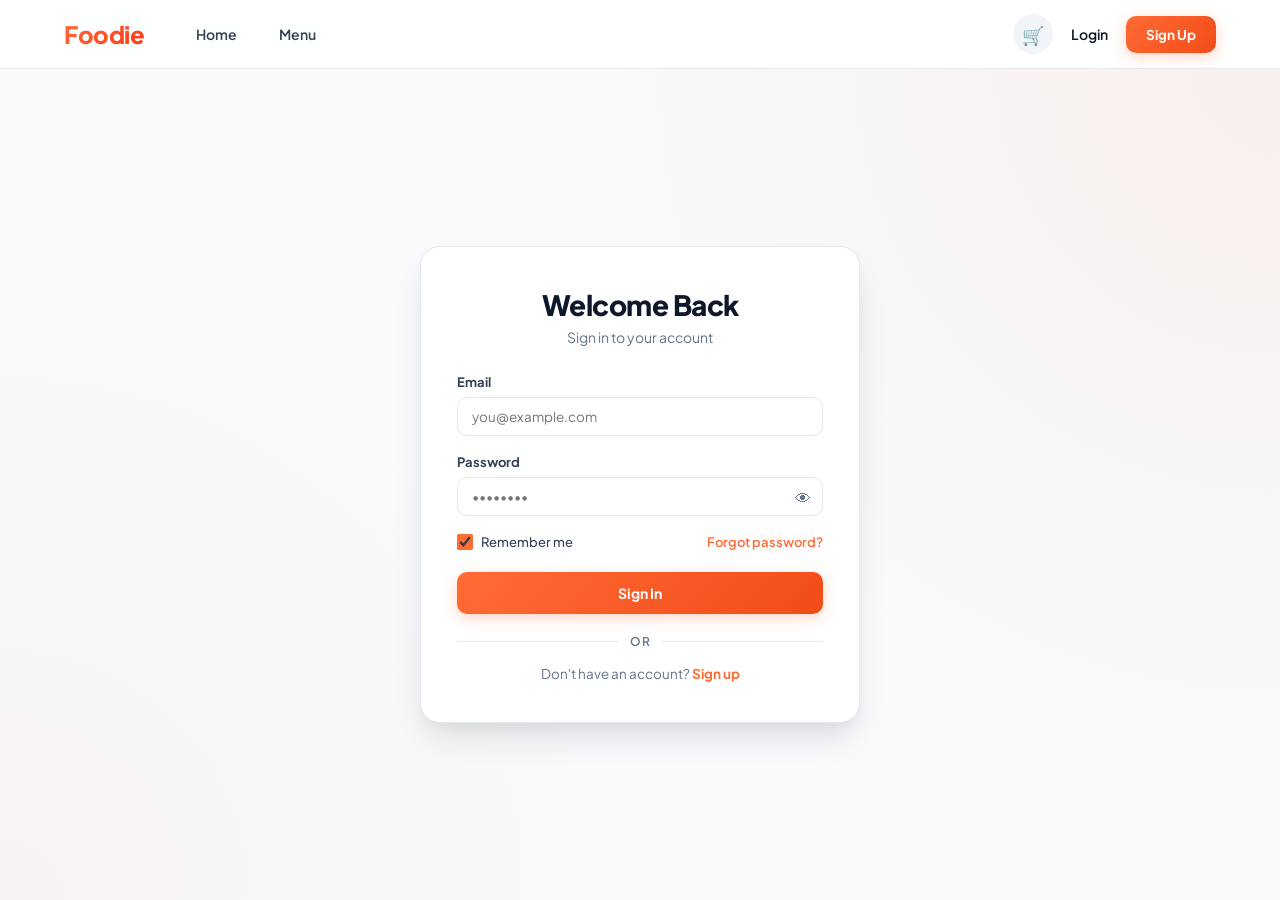
<file: cart.html>
<!DOCTYPE html>
<html lang="en">
<head>
  <meta charset="UTF-8" />
  <meta name="viewport" content="width=device-width, initial-scale=1.0" />
  <title>Foodie - Cart & Profile</title>
  <link rel="stylesheet" href="style.css" />
</head>
<body>
  <header class="navbar">
    <div class="nav-left">
      <a href="index.html" class="logo">Foodie</a>
      <nav class="nav-links">
        <a href="index.html">Home</a>
        <a href="menu.html">Menu</a>
      </nav>
    </div>
    <div class="nav-right" id="nav-auth-area">
      <button class="cart-btn" onclick="handleCartClick()">🛒 <span id="cart-badge" class="cart-badge" style="display:none;">0</span></button>
      <a href="login.html" id="nav-login-link">Login</a>
      <a href="register.html" class="btn-orange" id="nav-signup-link">Sign Up</a>
    </div>
  </header>

  <main class="section-container">
    <div class="cart-profile-grid">
      <section class="cart-box">
        <h2>Your Shopping Cart</h2>
        <div id="cart-items-container"></div>
        <div class="cart-summary" id="cart-summary-box">
          <div class="cart-total-row">
            <span>Total:</span>
            <strong id="cart-total-price">$0.00</strong>
          </div>
          <button class="btn-orange full-btn" onclick="checkoutCart()">Checkout Order</button>
        </div>
      </section>

      <section class="profile-box">
        <h2>User Profile</h2>
        <form id="profile-form">
          <div class="name-grid">
            <div class="form-group">
              <label>First Name</label>
              <input type="text" id="prof-firstname" />
            </div>
            <div class="form-group">
              <label>Last Name</label>
              <input type="text" id="prof-lastname" />
            </div>
          </div>
          <div class="form-group">
            <label>Email</label>
            <input type="email" id="prof-email" />
          </div>
          <div class="form-group">
            <label>Address</label>
            <input type="text" id="prof-address" placeholder="123 Delivery Street" />
          </div>
          <div class="form-group">
            <label>Age</label>
            <input type="number" id="prof-age" placeholder="22" />
          </div>
          <button type="submit" class="btn-orange full-btn">Save Profile</button>
        </form>

        <hr style="margin: 24px 0; border: none; border-top: 1px solid #eee;" />

        <h3>Change Password</h3>
        <form id="change-pass-form" style="margin-top: 12px;">
          <div class="form-group">
            <label>Old Password</label>
            <input type="password" id="old-password" required />
          </div>
          <div class="form-group">
            <label>New Password</label>
            <input type="password" id="new-password" required />
          </div>
          <button type="submit" class="btn-clear" style="margin-bottom: 12px;">Update Password</button>
        </form>

        <div style="display:flex; gap:10px;">
          <button type="button" class="btn-clear" onclick="logoutUser()">Log Out</button>
          <button type="button" class="btn-clear" style="color:#d93025; border-color:#f5c2c0;" onclick="deleteUserAccount()">Delete Account</button>
        </div>
      </section>
    </div>
  </main>

  <footer class="footer">
    <div class="footer-grid">
      <div class="footer-col">
        <h4 class="logo" style="font-size:16px;">Foodie</h4>
        <p>Delicious food delivered to your door</p>
      </div>
      <div class="footer-col">
        <h4>Contact</h4>
        <p>123 Food Street</p>
        <p>City, State 12345</p>
        <p>Phone: (555) 123-4567</p>
        <p>Mon-Sun: 10AM - 10PM</p>
      </div>
      <div class="footer-col">
        <h4>Quick Links</h4>
        <a href="menu.html">Menu</a>
        <a href="#">About</a>
        <a href="#">Contact</a>
        <a href="#">Terms of Service</a>
        <a href="#">Privacy Policy</a>
      </div>
      <div class="footer-col">
        <h4>Newsletter</h4>
        <p>Subscribe to get special offers</p>
        <div class="newsletter-box">
          <input type="email" placeholder="Your email" />
          <button class="btn-orange">Subscribe</button>
        </div>
      </div>
    </div>
    <div class="copyright">
      <strong>Created by:</strong> <a href="https://stepacademy.ge" target="_blank">IT Academy STEP Georgia</a>
    </div>
  </footer>

  <script src="api.js"></script>
  <script src="cart.js"></script>
</body>
</html>
</file>
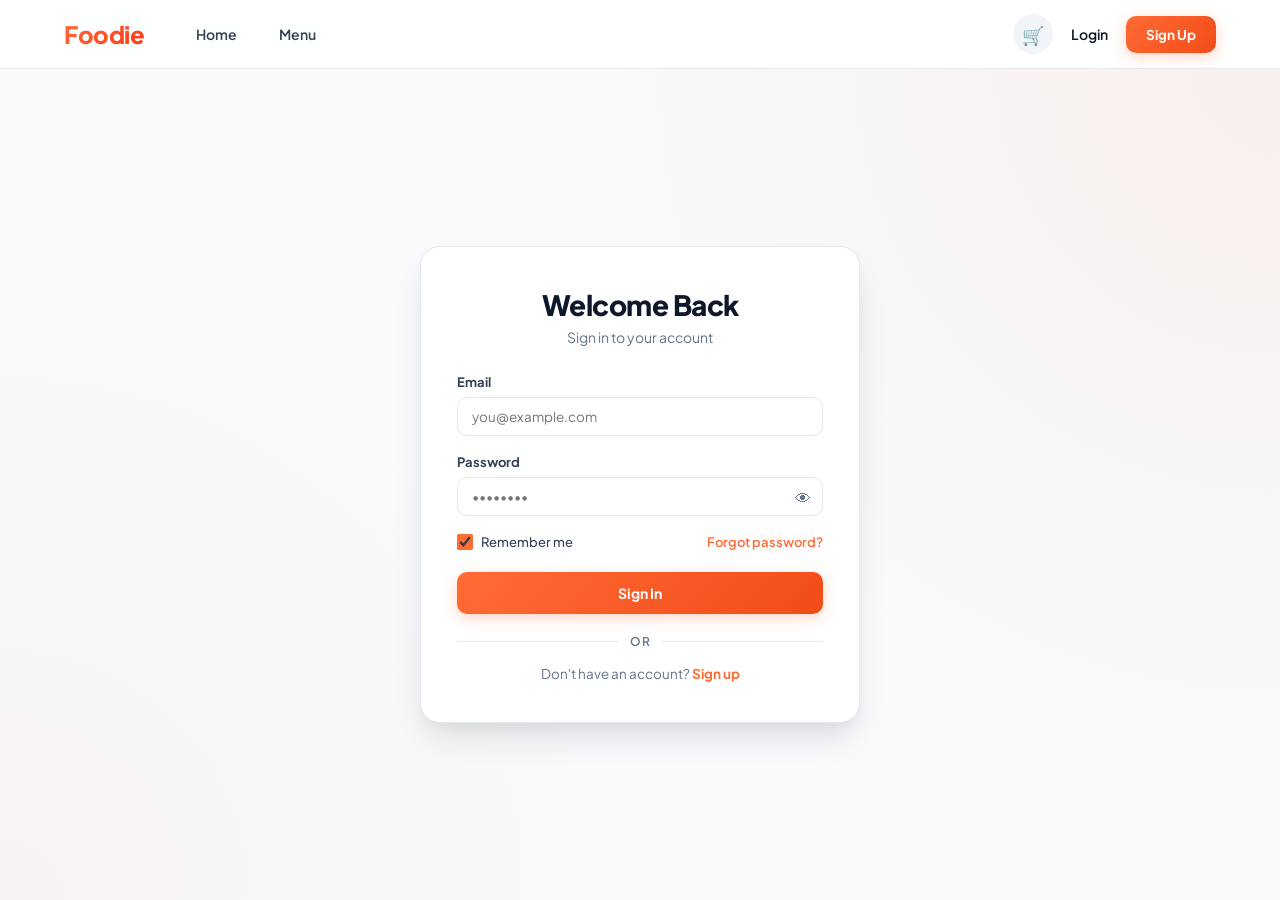
<file: login.html>
<!DOCTYPE html>
<html lang="en">
<head>
  <meta charset="UTF-8" />
  <meta name="viewport" content="width=device-width, initial-scale=1.0" />
  <title>Foodie - Sign In</title>
  <link rel="stylesheet" href="style.css" />
</head>
<body>
  <header class="navbar">
    <div class="nav-left">
      <a href="index.html" class="logo">Foodie</a>
      <nav class="nav-links">
        <a href="index.html">Home</a>
        <a href="menu.html">Menu</a>
      </nav>
    </div>
    <div class="nav-right" id="nav-auth-area">
      <button class="cart-btn" onclick="handleCartClick()">🛒 <span id="cart-badge" class="cart-badge" style="display:none;">0</span></button>
      <a href="login.html" id="nav-login-link">Login</a>
      <a href="register.html" class="btn-orange" id="nav-signup-link">Sign Up</a>
    </div>
  </header>

  <div class="auth-container">
    <div class="auth-card">
      <h2>Welcome Back</h2>
      <p class="subtitle">Sign in to your account</p>

      <form id="login-form">
        <div class="form-group">
          <label>Email</label>
          <input type="email" id="login-email" placeholder="you@example.com" required />
        </div>

        <div class="form-group">
          <label>Password</label>
          <div class="pass-wrapper">
            <input type="password" id="login-password" placeholder="••••••••" required />
            <button type="button" class="eye-btn" onclick="togglePasswordVisibility('login-password')">👁</button>
          </div>
        </div>

        <div class="auth-options">
          <label class="remember-label"><input type="checkbox" id="remember-me" checked /> Remember me</label>
          <a href="#" onclick="openForgotModal(event)">Forgot password?</a>
        </div>

        <button type="submit" class="btn-orange full-btn">Sign In</button>
      </form>

      <div class="auth-divider"><span>or</span></div>

      <div class="auth-footer">
        Don't have an account? <a href="register.html">Sign up</a>
      </div>
    </div>
  </div>

  <div class="modal-overlay" id="forgot-modal" style="display:none;">
    <div class="modal-box">
      <h3>Reset Password</h3>
      <p>Enter your email to receive a reset token, then set a new password.</p>
      <div class="form-group">
        <label>Email</label>
        <input type="email" id="reset-email" placeholder="you@example.com" />
      </div>
      <button type="button" class="btn-clear" style="margin-bottom:12px;" onclick="sendForgotCode()">Send Code to Email</button>
      <div class="form-group">
        <label>Reset Token / Code</label>
        <input type="text" id="reset-token" placeholder="Code from email" />
      </div>
      <div class="form-group">
        <label>New Password</label>
        <input type="password" id="reset-new-password" placeholder="••••••••" />
      </div>
      <div style="display:flex; gap:10px;">
        <button type="button" class="btn-orange full-btn" onclick="submitPasswordReset()">Reset Password</button>
        <button type="button" class="btn-clear" onclick="closeForgotModal()">Cancel</button>
      </div>
    </div>
  </div>

  <script src="api.js"></script>
  <script src="auth.js"></script>
</body>
</html>
</file>
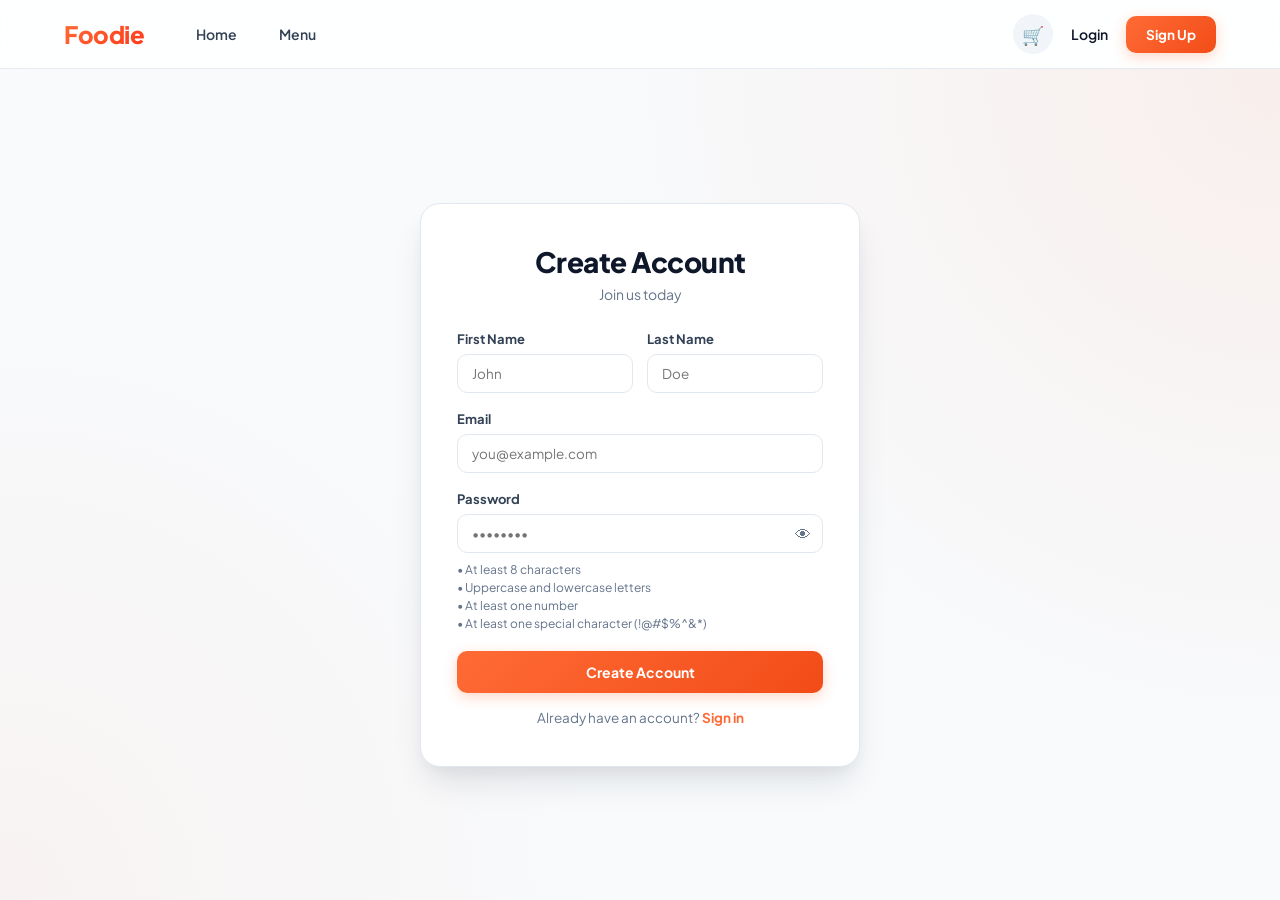
<file: register.html>
<!DOCTYPE html>
<html lang="en">
<head>
  <meta charset="UTF-8" />
  <meta name="viewport" content="width=device-width, initial-scale=1.0" />
  <title>Foodie - Create Account</title>
  <link rel="stylesheet" href="style.css" />
</head>
<body>
  <header class="navbar">
    <div class="nav-left">
      <a href="index.html" class="logo">Foodie</a>
      <nav class="nav-links">
        <a href="index.html">Home</a>
        <a href="menu.html">Menu</a>
      </nav>
    </div>
    <div class="nav-right" id="nav-auth-area">
      <button class="cart-btn" onclick="handleCartClick()">🛒 <span id="cart-badge" class="cart-badge" style="display:none;">0</span></button>
      <a href="login.html" id="nav-login-link">Login</a>
      <a href="register.html" class="btn-orange" id="nav-signup-link">Sign Up</a>
    </div>
  </header>

  <div class="auth-container">
    <div class="auth-card">
      <h2>Create Account</h2>
      <p class="subtitle">Join us today</p>

      <form id="register-form">
        <div class="name-grid">
          <div class="form-group">
            <label>First Name</label>
            <input type="text" id="reg-firstname" placeholder="John" required />
          </div>
          <div class="form-group">
            <label>Last Name</label>
            <input type="text" id="reg-lastname" placeholder="Doe" required />
          </div>
        </div>

        <div class="form-group">
          <label>Email</label>
          <input type="email" id="reg-email" placeholder="you@example.com" required />
        </div>

        <div class="form-group">
          <label>Password</label>
          <div class="pass-wrapper">
            <input type="password" id="reg-password" placeholder="••••••••" required />
            <button type="button" class="eye-btn" onclick="togglePasswordVisibility('reg-password')">👁</button>
          </div>
          <ul class="pass-rules">
            <li id="rule-len">• At least 8 characters</li>
            <li id="rule-case">• Uppercase and lowercase letters</li>
            <li id="rule-num">• At least one number</li>
            <li id="rule-spec">• At least one special character (!@#$%^&*)</li>
          </ul>
        </div>

        <button type="submit" class="btn-orange full-btn" id="reg-submit-btn">Create Account</button>
      </form>

      <div class="auth-footer">
        Already have an account? <a href="login.html">Sign in</a>
      </div>
    </div>
  </div>

  <div class="modal-overlay" id="verify-modal" style="display:none;">
    <div class="modal-box">
      <h3>Verify Your Email</h3>
      <p>Enter the verification code sent to your email address.</p>
      <div class="form-group">
        <label>Verification Code</label>
        <input type="text" id="verify-code-input" placeholder="123456" />
      </div>
      <div style="display:flex; gap:10px;">
        <button type="button" class="btn-orange full-btn" onclick="submitEmailVerification()">Verify Email</button>
        <button type="button" class="btn-clear" onclick="window.location.href='login.html'">Skip to Login</button>
      </div>
    </div>
  </div>

  <script src="api.js"></script>
  <script src="register.js"></script>
</body>
</html>
</file>
<file: style.css>
@import url('https://fonts.googleapis.com/css2?family=Plus+Jakarta+Sans:wght@400;500;600;700;800&display=swap');

:root {
  --primary: #ff6b35;
  --primary-hover: #e8531e;
  --primary-light: #fff3ee;
  --primary-glow: rgba(255, 107, 53, 0.28);
  --bg-main: #f8fafc;
  --bg-surface: #ffffff;
  --text-dark: #0f172a;
  --text-main: #334155;
  --text-muted: #64748b;
  --border-color: #e2e8f0;
  --border-subtle: #f1f5f9;
  --radius-sm: 8px;
  --radius-md: 14px;
  --radius-lg: 20px;
  --shadow-sm: 0 2px 10px rgba(15, 23, 42, 0.04);
  --shadow-md: 0 10px 25px -5px rgba(15, 23, 42, 0.07), 0 4px 10px -4px rgba(15, 23, 42, 0.04);
  --shadow-lg: 0 20px 35px -8px rgba(15, 23, 42, 0.12), 0 8px 16px -6px rgba(15, 23, 42, 0.06);
  --transition: all 0.28s cubic-bezier(0.16, 1, 0.3, 1);
}

* {
  margin: 0;
  padding: 0;
  box-sizing: border-box;
  font-family: 'Plus Jakarta Sans', -apple-system, BlinkMacSystemFont, 'Segoe UI', Roboto, sans-serif;
}

html {
  scroll-behavior: smooth;
}

html,
body {
  background-color: var(--bg-main);
  color: var(--text-dark);
  display: flex;
  flex-direction: column;
  min-height: 100vh;
  overflow-x: hidden;
  -webkit-font-smoothing: antialiased;
}

a {
  text-decoration: none;
  color: inherit;
  transition: var(--transition);
}

.navbar {
  display: flex;
  justify-content: space-between;
  align-items: center;
  padding: 14px 64px;
  background: rgba(255, 255, 255, 0.86);
  backdrop-filter: blur(16px);
  -webkit-backdrop-filter: blur(16px);
  border-bottom: 1px solid rgba(226, 232, 240, 0.85);
  position: sticky;
  top: 0;
  z-index: 1000;
  transition: var(--transition);
}

.nav-left {
  display: flex;
  align-items: center;
  gap: 36px;
}

.logo {
  font-size: 24px;
  font-weight: 800;
  letter-spacing: -0.5px;
  background: linear-gradient(135deg, #ff6b35 0%, #ff3b1d 100%);
  -webkit-background-clip: text;
  -webkit-text-fill-color: transparent;
}

.nav-links {
  display: flex;
  gap: 10px;
  font-size: 14px;
  font-weight: 600;
  color: var(--text-main);
}

.nav-links a {
  padding: 8px 16px;
  border-radius: 999px;
}

.nav-links a:hover {
  color: var(--primary);
  background: var(--primary-light);
}

.nav-links a.active {
  color: var(--primary);
  background: var(--primary-light);
  font-weight: 700;
}

.nav-right {
  display: flex;
  align-items: center;
  gap: 18px;
  font-size: 14px;
  font-weight: 600;
}

.nav-right > a:not(.btn-orange):hover {
  color: var(--primary);
}

.mobile-menu-toggle {
  display: none;
  background: var(--bg-surface);
  border: 1px solid var(--border-color);
  border-radius: var(--radius-sm);
  padding: 6px 11px;
  font-size: 18px;
  cursor: pointer;
  color: var(--text-dark);
  transition: var(--transition);
}

.mobile-menu-toggle:hover {
  border-color: var(--primary);
  color: var(--primary);
}

.cart-btn {
  font-size: 18px;
  cursor: pointer;
  background: var(--border-subtle);
  border: 1px solid transparent;
  width: 40px;
  height: 40px;
  border-radius: 50%;
  position: relative;
  display: flex;
  align-items: center;
  justify-content: center;
  transition: var(--transition);
}

.cart-btn:hover {
  background: var(--primary-light);
  border-color: rgba(255, 107, 53, 0.3);
  transform: translateY(-2px);
}

.cart-badge {
  position: absolute;
  top: -4px;
  right: -4px;
  background: linear-gradient(135deg, #ff6b35, #e84118);
  color: #fff;
  font-size: 10px;
  font-weight: 800;
  min-width: 18px;
  height: 18px;
  padding: 0 5px;
  border-radius: 999px;
  display: flex;
  align-items: center;
  justify-content: center;
  box-shadow: 0 2px 6px var(--primary-glow);
}

.btn-orange {
  background: linear-gradient(135deg, #ff6b35 0%, #f24c18 100%);
  color: #ffffff;
  border: none;
  padding: 10px 20px;
  border-radius: 10px;
  font-size: 13.5px;
  font-weight: 700;
  cursor: pointer;
  transition: var(--transition);
  display: inline-flex;
  align-items: center;
  justify-content: center;
  text-align: center;
  box-shadow: 0 4px 14px var(--primary-glow);
}

.btn-orange:hover {
  transform: translateY(-2px);
  box-shadow: 0 8px 20px rgba(255, 107, 53, 0.4);
  filter: brightness(1.04);
}

.btn-orange:active {
  transform: translateY(0) scale(0.98);
}

.full-btn {
  width: 100%;
  padding: 12px 20px;
  font-size: 14px;
}

.btn-clear {
  width: 100%;
  padding: 10px 14px;
  background: var(--bg-surface);
  border: 1px solid var(--border-color);
  border-radius: 10px;
  font-size: 13px;
  font-weight: 600;
  color: var(--text-main);
  cursor: pointer;
  transition: var(--transition);
}

.btn-clear:hover {
  background: var(--border-subtle);
  border-color: #cbd5e1;
  color: var(--text-dark);
  transform: translateY(-1px);
}

.hero {
  height: 500px;
  background: linear-gradient(180deg, rgba(15, 23, 42, 0.45) 0%, rgba(15, 23, 42, 0.72) 100%),
    url('https://images.unsplash.com/photo-1544025162-d76694265947?auto=format&fit=crop&w=1600&q=80') center/cover no-repeat;
  display: flex;
  flex-direction: column;
  justify-content: center;
  align-items: center;
  text-align: center;
  color: #ffffff;
  padding: 0 24px;
  position: relative;
}

.hero h1 {
  font-size: clamp(32px, 5vw, 54px);
  font-weight: 800;
  letter-spacing: -1px;
  margin-bottom: 14px;
  max-width: 780px;
  line-height: 1.15;
  text-shadow: 0 4px 20px rgba(0, 0, 0, 0.3);
  animation: fadeUp 0.6s ease-out;
}

.hero p {
  font-size: clamp(16px, 2vw, 20px);
  margin-bottom: 30px;
  color: rgba(255, 255, 255, 0.92);
  max-width: 560px;
  animation: fadeUp 0.75s ease-out;
}

.hero .btn-orange {
  padding: 14px 32px;
  font-size: 15px;
  border-radius: 999px;
  animation: fadeUp 0.9s ease-out;
}

@keyframes fadeUp {
  from {
    opacity: 0;
    transform: translateY(18px);
  }
  to {
    opacity: 1;
    transform: translateY(0);
  }
}

.section-container {
  max-width: 1240px;
  margin: 56px auto;
  padding: 0 24px;
  width: 100%;
  flex: 1;
}

.section-title {
  text-align: center;
  font-size: 30px;
  font-weight: 800;
  letter-spacing: -0.6px;
  margin-bottom: 36px;
  color: var(--text-dark);
}

.popular-grid {
  display: grid;
  grid-template-columns: repeat(3, 1fr);
  gap: 28px;
}

.product-card {
  background: var(--bg-surface);
  border: 1px solid var(--border-color);
  border-radius: var(--radius-md);
  overflow: hidden;
  display: flex;
  flex-direction: column;
  cursor: pointer;
  transition: var(--transition);
  box-shadow: var(--shadow-sm);
}

.product-card:hover {
  transform: translateY(-6px);
  box-shadow: var(--shadow-lg);
  border-color: rgba(255, 107, 53, 0.35);
}

.card-img-wrapper {
  position: relative;
  height: 195px;
  width: 100%;
  overflow: hidden;
  background: var(--border-subtle);
}

.card-img-wrapper img {
  width: 100%;
  height: 100%;
  object-fit: cover;
  transition: transform 0.5s cubic-bezier(0.16, 1, 0.3, 1);
}

.product-card:hover .card-img-wrapper img {
  transform: scale(1.07);
}

.spicy-badge {
  position: absolute;
  top: 12px;
  right: 12px;
  background: rgba(15, 23, 42, 0.78);
  backdrop-filter: blur(8px);
  color: #ffffff;
  padding: 5px 10px;
  border-radius: 999px;
  font-size: 12px;
  font-weight: 700;
  box-shadow: 0 4px 10px rgba(0, 0, 0, 0.15);
}

.card-body {
  padding: 18px;
  display: flex;
  flex-direction: column;
  flex: 1;
}

.card-body h3 {
  font-size: 16.5px;
  font-weight: 700;
  margin-bottom: 6px;
  color: var(--text-dark);
  letter-spacing: -0.2px;
}

.card-body .desc {
  font-size: 12.5px;
  color: var(--text-muted);
  margin-bottom: 14px;
  line-height: 1.55;
  flex: 1;
  display: -webkit-box;
  -webkit-line-clamp: 2;
  -webkit-box-orient: vertical;
  overflow: hidden;
}

.card-body .rating {
  font-size: 13px;
  font-weight: 600;
  color: var(--text-main);
  margin-bottom: 6px;
  display: inline-flex;
  align-items: center;
  gap: 5px;
}

.card-body .rating span {
  color: #f59e0b;
  font-size: 15px;
}

.card-body .price {
  font-size: 19px;
  font-weight: 800;
  color: var(--primary);
  margin-bottom: 14px;
  letter-spacing: -0.4px;
}

.story-section {
  background: var(--bg-surface);
  border-top: 1px solid var(--border-color);
  border-bottom: 1px solid var(--border-color);
  padding: 80px 24px;
  margin-top: 40px;
}

.story-grid {
  max-width: 1180px;
  margin: 0 auto;
  display: grid;
  grid-template-columns: 1fr 1.15fr;
  gap: 56px;
  align-items: center;
}

.story-grid img {
  width: 100%;
  border-radius: var(--radius-lg);
  object-fit: cover;
  max-height: 400px;
  box-shadow: var(--shadow-lg);
}

.story-content h2 {
  font-size: 32px;
  font-weight: 800;
  letter-spacing: -0.6px;
  margin-bottom: 18px;
  color: var(--text-dark);
}

.story-content p {
  font-size: 15px;
  color: var(--text-muted);
  line-height: 1.75;
  margin-bottom: 18px;
}

.menu-page-container {
  max-width: 1320px;
  margin: 40px auto;
  padding: 0 24px;
  display: grid;
  grid-template-columns: 260px 1fr;
  gap: 32px;
  width: 100%;
  flex: 1;
  align-items: start;
}

.mobile-filter-btn {
  display: none;
  width: 100%;
  padding: 12px 18px;
  background: var(--bg-surface);
  border: 1px solid var(--border-color);
  border-radius: var(--radius-sm);
  font-size: 14px;
  font-weight: 700;
  color: var(--text-dark);
  cursor: pointer;
  justify-content: space-between;
  align-items: center;
  box-shadow: var(--shadow-sm);
}

.filters-sidebar {
  background: var(--bg-surface);
  border: 1px solid var(--border-color);
  border-radius: var(--radius-md);
  padding: 24px;
  box-shadow: var(--shadow-sm);
  position: sticky;
  top: 90px;
}

.filters-sidebar h3 {
  font-size: 18px;
  font-weight: 800;
  margin-bottom: 20px;
  padding-bottom: 12px;
  border-bottom: 1px solid var(--border-subtle);
}

.filter-block {
  margin-bottom: 22px;
}

.filter-block label.block-label {
  display: block;
  font-size: 12px;
  font-weight: 700;
  text-transform: uppercase;
  letter-spacing: 0.4px;
  margin-bottom: 10px;
  color: var(--text-main);
}

.search-input,
.form-group input,
.newsletter-box input {
  width: 100%;
  padding: 10px 14px;
  border: 1px solid var(--border-color);
  border-radius: 10px;
  font-size: 13.5px;
  color: var(--text-dark);
  background: var(--bg-surface);
  transition: var(--transition);
  outline: none;
}

.search-input:focus,
.form-group input:focus,
.newsletter-box input:focus {
  border-color: var(--primary);
  box-shadow: 0 0 0 4px rgba(255, 107, 53, 0.12);
}

.category-list {
  display: flex;
  flex-direction: column;
  gap: 10px;
  font-size: 13.5px;
  font-weight: 500;
  color: var(--text-main);
}

.category-list label {
  display: flex;
  align-items: center;
  gap: 10px;
  cursor: pointer;
  padding: 3px 0;
  transition: var(--transition);
}

.category-list label:hover {
  color: var(--primary);
}

.category-list input[type="checkbox"],
.remember-label input[type="checkbox"] {
  width: 16px;
  height: 16px;
  accent-color: var(--primary);
  cursor: pointer;
}

.toggle-row {
  display: flex;
  justify-content: space-between;
  align-items: center;
  font-size: 13.5px;
  font-weight: 600;
  color: var(--text-main);
  padding: 4px 0;
}

.switch {
  position: relative;
  display: inline-block;
  width: 42px;
  height: 24px;
}

.switch input {
  opacity: 0;
  width: 0;
  height: 0;
}

.slider-round {
  position: absolute;
  cursor: pointer;
  inset: 0;
  background-color: #cbd5e1;
  transition: var(--transition);
  border-radius: 999px;
}

.slider-round:before {
  position: absolute;
  content: "";
  height: 18px;
  width: 18px;
  left: 3px;
  bottom: 3px;
  background-color: white;
  transition: var(--transition);
  border-radius: 50%;
  box-shadow: 0 2px 4px rgba(0, 0, 0, 0.15);
}

.switch input:checked + .slider-round {
  background-color: var(--primary);
}

.switch input:checked + .slider-round:before {
  transform: translateX(18px);
}

.range-slider {
  width: 100%;
  accent-color: var(--primary);
  cursor: pointer;
  height: 6px;
  border-radius: 999px;
}

.range-subtext {
  font-size: 12px;
  font-weight: 600;
  color: var(--primary);
  margin-top: 6px;
}

.menu-header {
  margin-bottom: 24px;
  display: flex;
  justify-content: space-between;
  align-items: baseline;
  flex-wrap: wrap;
  gap: 8px;
}

.menu-header h1 {
  font-size: 30px;
  font-weight: 800;
  letter-spacing: -0.6px;
}

.menu-header p {
  font-size: 13.5px;
  font-weight: 600;
  color: var(--text-muted);
  background: var(--bg-surface);
  padding: 6px 14px;
  border-radius: 999px;
  border: 1px solid var(--border-color);
}

.menu-grid {
  display: grid;
  grid-template-columns: repeat(4, 1fr);
  gap: 20px;
}

.pagination {
  display: flex;
  justify-content: center;
  align-items: center;
  gap: 16px;
  margin: 44px 0 16px;
}

.page-btn {
  background: var(--bg-surface);
  border: 1px solid var(--border-color);
  border-radius: 10px;
  cursor: pointer;
  font-size: 14px;
  font-weight: 700;
  color: var(--text-dark);
  padding: 10px 20px;
  box-shadow: var(--shadow-sm);
  transition: var(--transition);
}

.page-btn:hover {
  border-color: var(--primary);
  color: var(--primary);
  transform: translateY(-2px);
  box-shadow: var(--shadow-md);
}

.product-detail-grid {
  display: grid;
  grid-template-columns: 1fr 1.15fr;
  gap: 48px;
  align-items: start;
  background: var(--bg-surface);
  padding: 36px;
  border-radius: var(--radius-lg);
  border: 1px solid var(--border-color);
  box-shadow: var(--shadow-md);
}

.product-detail-img {
  width: 100%;
  height: 440px;
  object-fit: cover;
  border-radius: var(--radius-md);
  box-shadow: var(--shadow-md);
}

.product-detail-info h1 {
  font-size: 34px;
  font-weight: 800;
  letter-spacing: -0.6px;
  margin-bottom: 10px;
  color: var(--text-dark);
}

.detail-rating {
  font-size: 14px;
  font-weight: 600;
  color: var(--text-muted);
  margin-bottom: 14px;
}

.detail-rating span {
  color: #f59e0b;
  letter-spacing: 2px;
}

.detail-price {
  font-size: 32px;
  font-weight: 800;
  color: var(--primary);
  margin-bottom: 16px;
  letter-spacing: -0.5px;
}

.badges-row {
  display: flex;
  flex-wrap: wrap;
  gap: 10px;
  margin-bottom: 18px;
}

.veg-badge {
  display: inline-flex;
  align-items: center;
  background: #dcfce7;
  color: #15803d;
  font-size: 12.5px;
  font-weight: 700;
  padding: 5px 14px;
  border-radius: 999px;
}

.spicy-level-badge {
  display: inline-flex;
  align-items: center;
  background: #fee2e2;
  color: #b91c1c;
  font-size: 12.5px;
  font-weight: 700;
  padding: 5px 14px;
  border-radius: 999px;
}

.detail-desc {
  font-size: 15.5px;
  color: var(--text-main);
  margin-bottom: 22px;
  line-height: 1.7;
}

.detail-section-title {
  font-size: 14px;
  font-weight: 800;
  text-transform: uppercase;
  letter-spacing: 0.4px;
  margin-bottom: 10px;
  margin-top: 20px;
  color: var(--text-dark);
}

.ingredients-list {
  list-style: disc;
  padding-left: 20px;
  font-size: 14.5px;
  color: var(--text-muted);
  line-height: 1.75;
  margin-bottom: 18px;
}

.ingredients-list li::marker {
  color: var(--primary);
}

.prep-text {
  font-size: 14.5px;
  color: var(--text-muted);
  line-height: 1.75;
  margin-bottom: 28px;
  background: var(--bg-main);
  padding: 16px;
  border-radius: var(--radius-sm);
  border: 1px solid var(--border-color);
}

.purchase-row {
  display: flex;
  align-items: center;
  gap: 16px;
}

.qty-control {
  display: flex;
  align-items: center;
  border: 1px solid var(--border-color);
  border-radius: 10px;
  overflow: hidden;
  background: var(--bg-surface);
}

.qty-control button {
  background: var(--bg-main);
  border: none;
  padding: 12px 18px;
  font-size: 16px;
  font-weight: 700;
  color: var(--text-dark);
  cursor: pointer;
  transition: var(--transition);
}

.qty-control button:hover {
  background: var(--primary-light);
  color: var(--primary);
}

.qty-control span {
  padding: 0 20px;
  font-size: 15px;
  font-weight: 700;
}

.related-section {
  margin-top: 64px;
}

.related-title {
  font-size: 24px;
  font-weight: 800;
  letter-spacing: -0.4px;
  margin-bottom: 24px;
}

.auth-container {
  flex: 1;
  display: flex;
  justify-content: center;
  align-items: center;
  padding: 56px 20px;
  background: radial-gradient(circle at top right, rgba(255, 107, 53, 0.08), transparent 45%),
              radial-gradient(circle at bottom left, rgba(255, 107, 53, 0.05), transparent 40%);
}

.auth-card {
  width: 100%;
  max-width: 440px;
  background: var(--bg-surface);
  border: 1px solid var(--border-color);
  border-radius: var(--radius-lg);
  padding: 40px 36px;
  box-shadow: var(--shadow-lg);
}

.auth-card h2 {
  text-align: center;
  font-size: 28px;
  font-weight: 800;
  letter-spacing: -0.5px;
  margin-bottom: 6px;
  color: var(--text-dark);
}

.auth-card .subtitle {
  text-align: center;
  font-size: 14px;
  color: var(--text-muted);
  margin-bottom: 28px;
}

.name-grid {
  display: grid;
  grid-template-columns: 1fr 1fr;
  gap: 14px;
}

.form-group {
  margin-bottom: 18px;
}

.form-group label {
  display: block;
  font-size: 13px;
  font-weight: 700;
  margin-bottom: 7px;
  color: var(--text-main);
}

.pass-wrapper {
  position: relative;
}

.eye-btn {
  position: absolute;
  right: 12px;
  top: 50%;
  transform: translateY(-50%);
  background: none;
  border: none;
  cursor: pointer;
  font-size: 16px;
  color: var(--text-muted);
  transition: var(--transition);
}

.eye-btn:hover {
  color: var(--primary);
}

.pass-rules {
  list-style: none;
  font-size: 12px;
  color: var(--text-muted);
  margin-top: 8px;
  line-height: 1.5;
}

.auth-options {
  display: flex;
  justify-content: space-between;
  align-items: center;
  font-size: 13px;
  font-weight: 500;
  margin-bottom: 22px;
  flex-wrap: wrap;
  gap: 8px;
}

.remember-label {
  display: flex;
  align-items: center;
  gap: 8px;
  cursor: pointer;
  color: var(--text-main);
}

.auth-options a {
  color: var(--primary);
  font-weight: 600;
}

.auth-options a:hover {
  text-decoration: underline;
}

.auth-divider {
  display: flex;
  align-items: center;
  gap: 12px;
  margin: 20px 0 4px;
  font-size: 12px;
  font-weight: 600;
  color: var(--text-muted);
  text-transform: uppercase;
  letter-spacing: 0.5px;
}

.auth-divider::before,
.auth-divider::after {
  content: "";
  flex: 1;
  height: 1px;
  background: var(--border-color);
}

.auth-footer {
  text-align: center;
  font-size: 13.5px;
  color: var(--text-muted);
  margin-top: 16px;
}

.auth-footer a {
  color: var(--primary);
  font-weight: 700;
}

.auth-footer a:hover {
  text-decoration: underline;
}

.auth-toast {
  position: fixed;
  bottom: 28px;
  right: 28px;
  background: var(--bg-surface);
  border: 1px solid var(--border-color);
  border-left: 4px solid var(--primary);
  border-radius: var(--radius-md);
  padding: 18px 22px;
  display: flex;
  align-items: center;
  gap: 14px;
  box-shadow: var(--shadow-lg);
  z-index: 9999;
  min-width: 340px;
  max-width: calc(100vw - 32px);
  animation: fadeUp 0.3s ease-out;
}

.auth-toast-close {
  position: absolute;
  top: -8px;
  left: -8px;
  width: 24px;
  height: 24px;
  border-radius: 50%;
  background: var(--bg-surface);
  border: 1px solid var(--border-color);
  font-size: 14px;
  font-weight: 700;
  cursor: pointer;
  display: flex;
  align-items: center;
  justify-content: center;
  box-shadow: var(--shadow-sm);
}

.auth-toast-icon {
  width: 28px;
  height: 28px;
  border-radius: 50%;
  background: var(--primary-light);
  color: var(--primary);
  font-weight: 800;
  font-size: 14px;
  display: flex;
  align-items: center;
  justify-content: center;
  flex-shrink: 0;
}

.auth-toast-content h4 {
  font-size: 14px;
  font-weight: 700;
  color: var(--text-dark);
  margin-bottom: 2px;
}

.auth-toast-content p {
  font-size: 13px;
  color: var(--text-muted);
}

.modal-overlay {
  position: fixed;
  inset: 0;
  background: rgba(15, 23, 42, 0.55);
  backdrop-filter: blur(6px);
  display: flex;
  justify-content: center;
  align-items: center;
  z-index: 2000;
  padding: 16px;
}

.modal-box {
  background: var(--bg-surface);
  padding: 32px;
  border-radius: var(--radius-lg);
  width: 100%;
  max-width: 420px;
  box-shadow: var(--shadow-lg);
  border: 1px solid var(--border-color);
  animation: fadeUp 0.25s ease-out;
}

.modal-box h3 {
  font-size: 22px;
  font-weight: 800;
  margin-bottom: 8px;
}

.modal-box p {
  font-size: 13.5px;
  color: var(--text-muted);
  margin-bottom: 20px;
  line-height: 1.5;
}

.cart-profile-grid {
  display: grid;
  grid-template-columns: 1.2fr 1fr;
  gap: 36px;
  align-items: start;
}

.cart-box,
.profile-box {
  background: var(--bg-surface);
  border: 1px solid var(--border-color);
  border-radius: var(--radius-lg);
  padding: 30px;
  box-shadow: var(--shadow-sm);
}

.cart-box h2,
.profile-box h2 {
  font-size: 22px;
  font-weight: 800;
  margin-bottom: 20px;
  padding-bottom: 12px;
  border-bottom: 1px solid var(--border-subtle);
}

.profile-box h3 {
  font-size: 17px;
  font-weight: 700;
}

.cart-item-row {
  display: flex;
  justify-content: space-between;
  align-items: center;
  padding: 16px 0;
  border-bottom: 1px solid var(--border-subtle);
  gap: 14px;
}

.cart-item-info h4 {
  font-size: 15.5px;
  font-weight: 700;
  margin-bottom: 4px;
  color: var(--text-dark);
}

.cart-item-info p {
  font-size: 13.5px;
  color: var(--primary);
  font-weight: 700;
}

.cart-item-actions {
  display: flex;
  align-items: center;
  gap: 8px;
}

.cart-item-actions span {
  font-weight: 700;
  min-width: 24px;
  text-align: center;
}

.cart-total-row {
  display: flex;
  justify-content: space-between;
  align-items: center;
  font-size: 19px;
  font-weight: 700;
  margin: 24px 0 18px;
  padding-top: 16px;
  border-top: 2px dashed var(--border-color);
}

.cart-total-row strong {
  font-size: 24px;
  font-weight: 800;
  color: var(--primary);
}

.footer {
  background: #0f172a;
  color: #f8fafc;
  padding: 60px 64px 24px;
  margin-top: auto;
}

.footer-grid {
  max-width: 1240px;
  margin: 0 auto;
  display: grid;
  grid-template-columns: 1.3fr 1fr 1fr 1.4fr;
  gap: 40px;
  padding-bottom: 36px;
  border-bottom: 1px solid rgba(255, 255, 255, 0.1);
}

.footer-col h4 {
  font-size: 15px;
  font-weight: 700;
  margin-bottom: 16px;
  color: #ffffff;
}

.footer-col p,
.footer-col a {
  display: block;
  font-size: 13.5px;
  color: #94a3b8;
  margin-bottom: 10px;
  line-height: 1.5;
}

.footer-col a:hover {
  color: var(--primary);
  transform: translateX(3px);
}

.social-links {
  display: flex;
  gap: 10px;
  margin-top: 16px;
}

.social-links span {
  width: 34px;
  height: 34px;
  border-radius: 50%;
  background: rgba(255, 255, 255, 0.08);
  color: #e2e8f0;
  display: inline-flex;
  align-items: center;
  justify-content: center;
  font-size: 14px;
  cursor: pointer;
  transition: var(--transition);
}

.social-links span:hover {
  background: var(--primary);
  color: #ffffff;
  transform: translateY(-2px);
}

.newsletter-box {
  display: flex;
  gap: 8px;
  margin-top: 12px;
}

.newsletter-box input {
  flex: 1;
  min-width: 0;
  background: rgba(255, 255, 255, 0.06);
  border-color: rgba(255, 255, 255, 0.14);
  color: #ffffff;
}

.newsletter-box input::placeholder {
  color: #64748b;
}

.copyright {
  text-align: center;
  font-size: 13px;
  color: #94a3b8;
  padding-top: 24px;
}

.copyright a {
  color: var(--primary);
  font-weight: 600;
}

.copyright a:hover {
  text-decoration: underline;
}

@media (max-width: 1120px) {
  .navbar {
    padding: 14px 32px;
  }

  .menu-grid {
    grid-template-columns: repeat(3, 1fr);
  }

  .footer {
    padding: 48px 32px 24px;
  }
}

@media (max-width: 860px) {
  .navbar {
    padding: 12px 20px;
  }

  .hero {
    height: 400px;
  }

  .popular-grid {
    grid-template-columns: repeat(2, 1fr);
    gap: 20px;
  }

  .story-grid,
  .product-detail-grid,
  .cart-profile-grid {
    grid-template-columns: 1fr;
    gap: 28px;
  }

  .product-detail-grid {
    padding: 24px;
  }

  .product-detail-img {
    height: 340px;
  }

  .menu-page-container {
    grid-template-columns: 1fr;
    gap: 20px;
    margin: 24px auto;
    padding: 0 16px;
  }

  .mobile-filter-btn {
    display: flex;
  }

  .filters-sidebar {
    display: none;
    position: static;
  }

  .filters-sidebar.open {
    display: block;
  }

  .menu-grid {
    grid-template-columns: repeat(2, 1fr);
    gap: 18px;
  }

  .footer-grid {
    grid-template-columns: repeat(2, 1fr);
    gap: 28px;
  }
}

@media (max-width: 640px) {
  .navbar {
    flex-wrap: wrap;
    padding: 12px 16px;
    gap: 10px;
  }

  .nav-left {
    width: 100%;
    justify-content: space-between;
    gap: 12px;
  }

  .mobile-menu-toggle {
    display: inline-flex;
    align-items: center;
    justify-content: center;
  }

  .nav-links {
    display: none;
    width: 100%;
    flex-direction: column;
    gap: 6px;
    padding-top: 12px;
    border-top: 1px solid var(--border-color);
  }

  .navbar.mobile-open .nav-links {
    display: flex;
  }

  .nav-right {
    display: none;
    width: 100%;
    justify-content: flex-start;
    padding-top: 8px;
    gap: 14px;
  }

  .navbar.mobile-open .nav-right {
    display: flex;
  }

  .hero {
    height: 340px;
    padding: 0 16px;
  }

  .section-container {
    margin: 36px auto;
    padding: 0 16px;
  }

  .section-title {
    font-size: 24px;
    margin-bottom: 24px;
  }

  .popular-grid,
  .menu-grid {
    grid-template-columns: 1fr;
    gap: 18px;
  }

  .card-img-wrapper {
    height: 210px;
  }

  .story-section {
    padding: 48px 16px;
  }

  .story-content h2 {
    font-size: 24px;
  }

  .product-detail-img {
    height: 260px;
  }

  .product-detail-info h1 {
    font-size: 24px;
  }

  .detail-price {
    font-size: 26px;
  }

  .purchase-row {
    flex-direction: column;
    align-items: stretch;
  }

  .qty-control {
    justify-content: space-between;
  }

  .qty-control button {
    padding: 12px 24px;
  }

  .auth-container {
    padding: 28px 14px;
  }

  .auth-card {
    padding: 28px 20px;
  }

  .name-grid {
    grid-template-columns: 1fr;
  }

  .cart-box,
  .profile-box {
    padding: 20px;
  }

  .cart-item-row {
    flex-direction: column;
    align-items: flex-start;
  }

  .cart-item-actions {
    width: 100%;
    justify-content: flex-end;
  }

  .footer {
    padding: 40px 16px 20px;
  }

  .footer-grid {
    grid-template-columns: 1fr;
    gap: 24px;
  }

  .newsletter-box {
    flex-direction: column;
  }

  .newsletter-box .btn-orange {
    width: 100%;
  }

  .auth-toast {
    left: 14px;
    right: 14px;
    bottom: 14px;
    min-width: 0;
    width: auto;
    padding: 14px 16px;
  }
}
</file>
